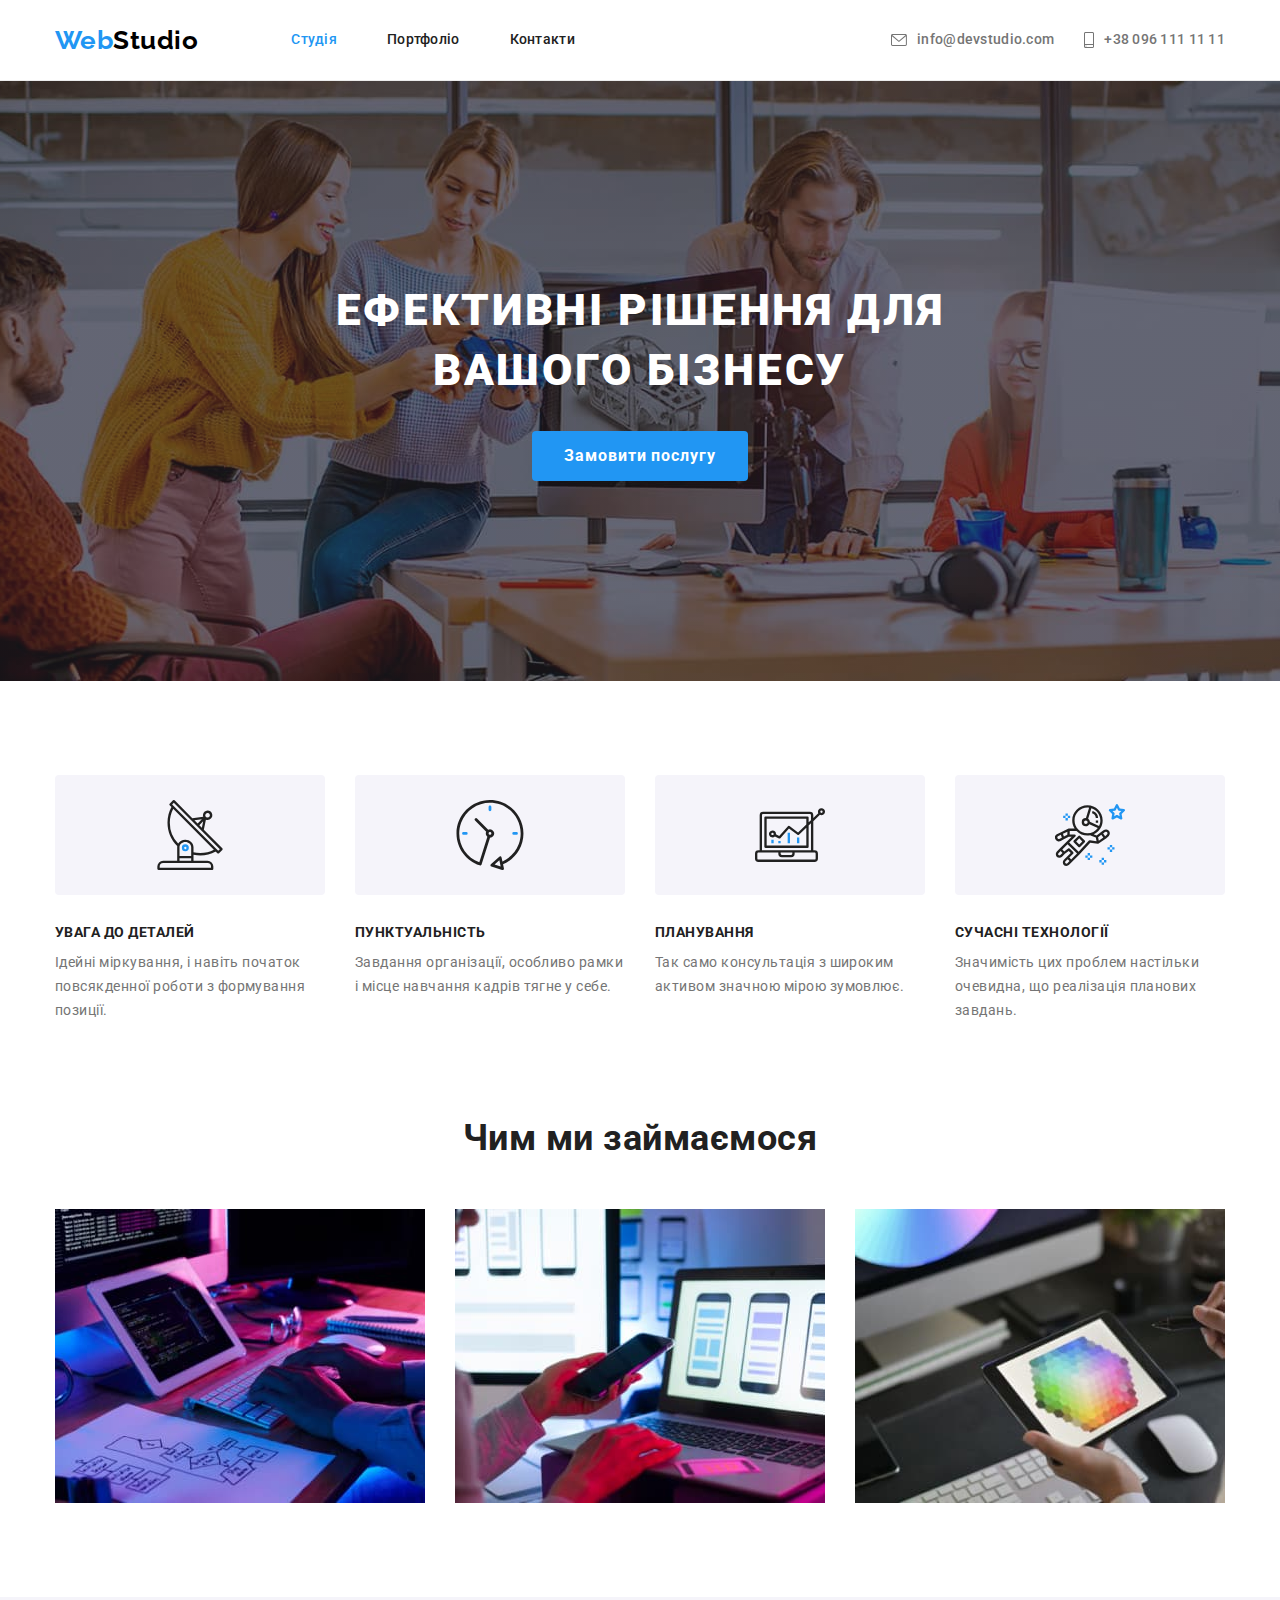
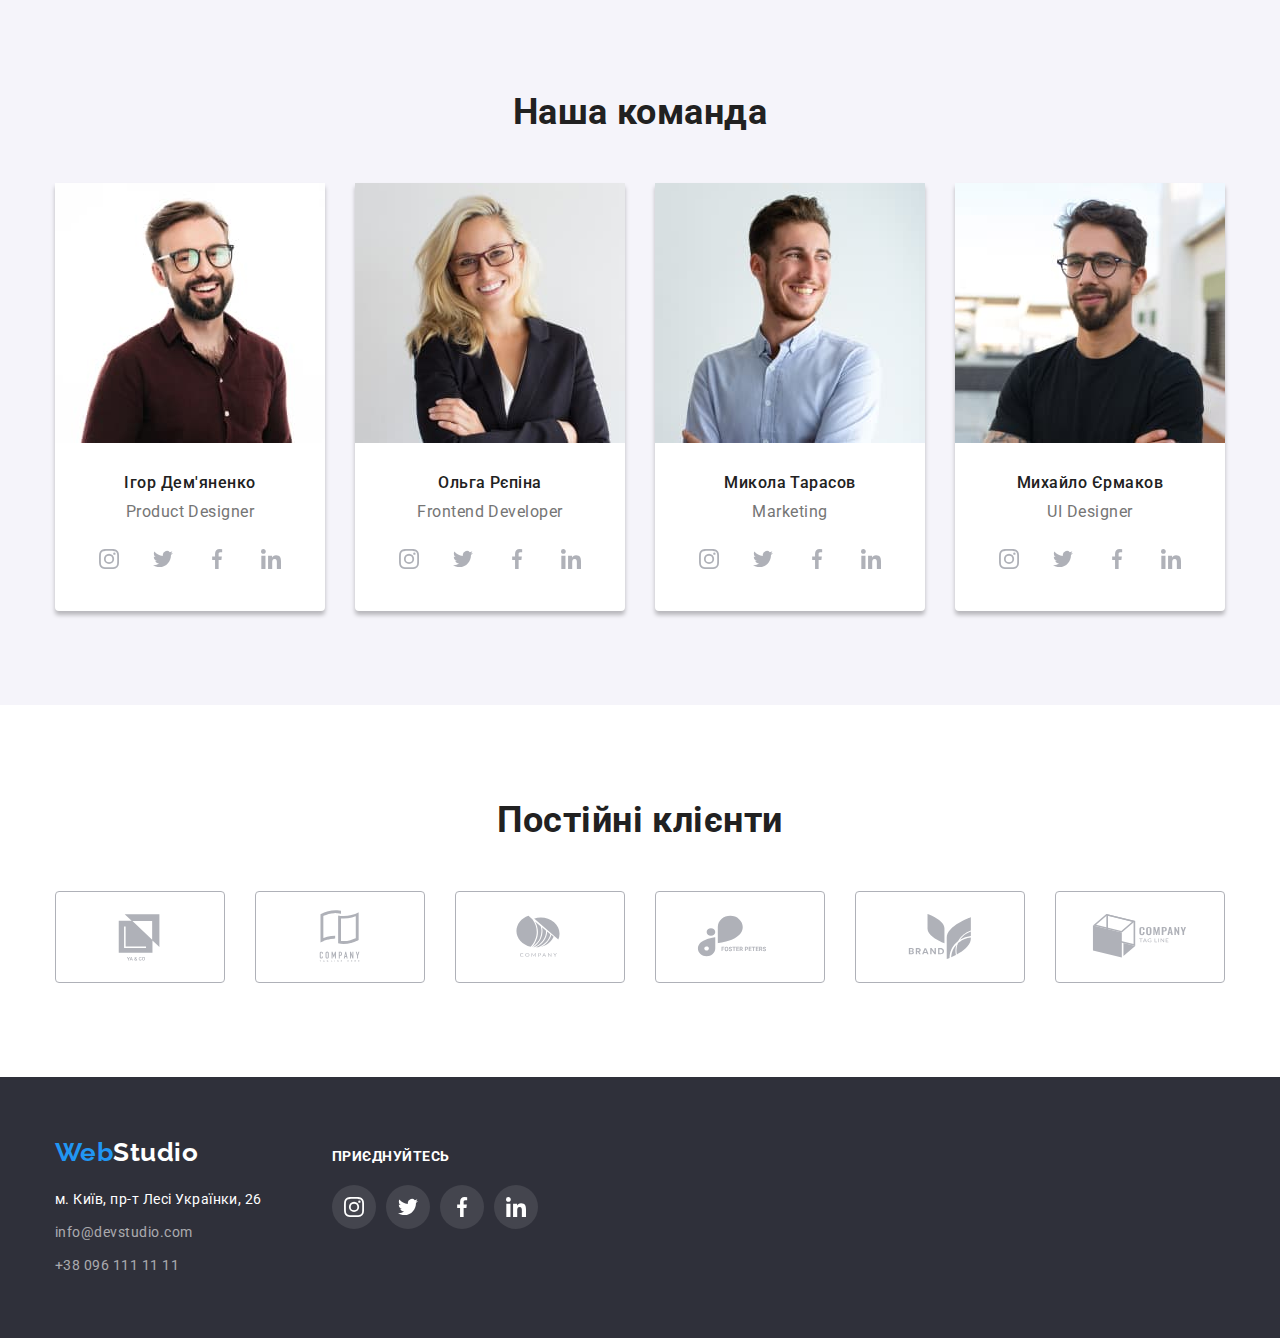
<file: index.html>
<!DOCTYPE html>
<html lang="uk">
  <head>
    <meta charset="UTF-8" />
    <meta http-equiv="X-UA-Compatible" content="IE=edge" />
    <meta name="viewport" content="width=device-width, initial-scale=1.0" />
    <title>WebStudio</title>
    <link rel="preconnect" href="https://fonts.googleapis.com" />
    <link rel="preconnect" href="https://fonts.gstatic.com" crossorigin />
    <link
      href="https://fonts.googleapis.com/css2?family=Raleway:wght@700&family=Roboto:wght@400;500;700;900&display=swap"
      rel="stylesheet"
    />
    <link
      rel="stylesheet"
      href="https://cdn.jsdelivr.net/npm/modern-normalize@1.1.0/modern-normalize.min.css"
    />
    <link rel="stylesheet" href="./css/styles.css" />
  </head>

  <body>
    <header class="page-header">
      <div class="container flex">
        <nav class="flex">
          <a href="./index.html" class="logo link logo-top"
            >Web<span class="logo-header">Studio</span></a
          >
          <ul class="site-nav list">
            <li class="item">
              <a href="./index.html" class="link current">Студія</a>
            </li>
            <li class="item">
              <a href="./portfolio.html" class="link">Портфоліо</a>
            </li>
            <li class="item"><a href="" class="link">Контакти</a></li>
          </ul>
        </nav>

        <ul class="auth-nav list">
          <li class="item">
            <a href="mailto:info@devstudio.com" class="link">
              <svg
                class="mail"
                lang="en"
                aria-label="envelope icon"
                width="16px"
                height="12px"
              >
                <use href="./images/icons.svg#icon-envelope"></use>
              </svg>
              info@devstudio.com</a
            >
          </li>
          <li class="item">
            <a href="tel:+380961111111" class="link">
              <svg
                class="phone"
                lang="en"
                aria-label="smartphone icon"
                width="10px"
                height="16px"
              >
                <use href="./images/icons.svg#icon-smartphone"></use>
              </svg>
              +38 096 111 11 11</a
            >
          </li>
        </ul>
      </div>
    </header>

    <main>
      <!-- Hero -->
      <section class="hero overlay">
        <div class="container">
          <h1 class="hero-title">
            Ефективні рішення для <br />
            вашого бізнесу
          </h1>
          <button type="button" class="btn studio">Замовити послугу</button>
        </div>
      </section>

      <!-- Наші переваги -->
      <section class="section top">
        <div class="container">
          <h2 class="visually-hidden">Наші переваги</h2>
          <ul class="advantage list">
            <li class="advantage-element">
              <div class="advantage-thumb">
                <svg
                  lang="en"
                  aria-label="antenna icon"
                  width="70px"
                  height="70px"
                >
                  <use href="./images/icons.svg#icon-antenna"></use>
                </svg>
              </div>
              <h3 class="advantage-title">Увага до деталей</h3>
              <p class="advantage-paragraph">
                Ідейні міркування, і навіть початок повсякденної роботи з
                формування позиції.
              </p>
            </li>

            <li class="advantage-element">
              <div class="advantage-thumb">
                <svg
                  lang="en"
                  aria-label="clock icon"
                  width="70px"
                  height="70px"
                >
                  <use href="./images/icons.svg#icon-clock"></use>
                </svg>
              </div>
              <h3 class="advantage-title">Пунктуальність</h3>
              <p class="advantage-paragraph">
                Завдання організації, особливо рамки і місце навчання кадрів
                тягне у себе.
              </p>
            </li>

            <li class="advantage-element">
              <div class="advantage-thumb">
                <svg
                  lang="en"
                  aria-label="diagram icon"
                  width="70px"
                  height="70px"
                >
                  <use href="./images/icons.svg#icon-diagram"></use>
                </svg>
              </div>
              <h3 class="advantage-title">Планування</h3>
              <p class="advantage-paragraph">
                Так само консультація з широким активом значною мірою зумовлює.
              </p>
            </li>

            <li class="advantage-element">
              <div class="advantage-thumb">
                <svg
                  lang="en"
                  aria-label="astronaut icon"
                  width="70px"
                  height="70px"
                >
                  <use href="./images/icons.svg#icon-astronaut"></use>
                </svg>
              </div>
              <h3 class="advantage-title">Сучасні технології</h3>
              <p class="advantage-paragraph">
                Значимість цих проблем настільки очевидна, що реалізація
                планових завдань.
              </p>
            </li>
          </ul>
        </div>
      </section>

      <!-- Чим ми займаємося -->
      <section class="section">
        <div class="container">
          <h2 class="section-title">Чим ми займаємося</h2>
          <ul class="list flex-container">
            <li class="flex-element">
              <img
                src="./images/box1.jpg"
                alt="Хтось друкує на клавіатурі"
                width="370"
                height="294"
              />
            </li>
            <li class="flex-element">
              <img
                src="./images/box2.jpg"
                alt="Людина з телефоном та ноутбуком"
                width="370"
                height="294"
              />
            </li>
            <li class="flex-element">
              <img
                src="./images/box3.jpg"
                alt="Планшет з різнокольоровим зображенням"
                width="370"
                height="294"
              />
            </li>
          </ul>
        </div>
      </section>

      <!-- Наша команда -->
      <section class="team section">
        <div class="container">
          <h2 class="section-title">Наша команда</h2>
          <ul class="list flex-team">
            <li class="flex-team-element">
              <img
                src="./images/our-team/img(1).jpg"
                alt="Фото Ігоря Дем'яненко"
                width="270"
                height="260"
                class="team-photo"
              />
              <div class="team-content">
                <h3 class="team-title">Ігор Дем'яненко</h3>
                <p lang="en" class="team-paragraph">Product Designer</p>
                <ul class="social-list">
                  <li class="social-list-item list">
                    <a href="" class="social-list-link">
                      <svg
                        lang="en"
                        aria-label="instagram icon"
                        width="20px"
                        height="20px"
                        class="social-list-icon"
                      >
                        <use href="./images/icons.svg#icon-instagram"></use>
                      </svg>
                    </a>
                  </li>
                  <li class="social-list-item list">
                    <a href="" class="social-list-link">
                      <svg
                        lang="en"
                        aria-label="twitter icon"
                        width="20px"
                        height="20px"
                        class="social-list-icon"
                      >
                        <use href="./images/icons.svg#icon-twitter"></use>
                      </svg>
                    </a>
                  </li>
                  <li class="social-list-item list">
                    <a href="" class="social-list-link">
                      <svg
                        lang="en"
                        aria-label="facebook icon"
                        width="20px"
                        height="20px"
                        class="social-list-icon"
                      >
                        <use href="./images/icons.svg#icon-facebook"></use>
                      </svg>
                    </a>
                  </li>
                  <li class="social-list-item list">
                    <a href="" class="social-list-link">
                      <svg
                        lang="en"
                        aria-label="linkedin icon"
                        width="20px"
                        height="20px"
                        class="social-list-icon"
                      >
                        <use href="./images/icons.svg#icon-linkedin"></use>
                      </svg>
                    </a>
                  </li>
                </ul>
              </div>
            </li>

            <li class="flex-team-element">
              <img
                src="./images/our-team/img(2).jpg"
                alt="Фото Ольги Рєпіної"
                width="270"
                height="260"
                class="team-photo"
              />
              <div class="team-content">
                <h3 class="team-title">Ольга Рєпіна</h3>
                <p lang="en" class="team-paragraph">Frontend Developer</p>
                <ul class="social-list">
                  <li class="social-list-item list">
                    <a href="" class="social-list-link">
                      <svg
                        lang="en"
                        aria-label="instagram icon"
                        width="20px"
                        height="20px"
                        class="social-list-icon"
                      >
                        <use href="./images/icons.svg#icon-instagram"></use>
                      </svg>
                    </a>
                  </li>
                  <li class="social-list-item list">
                    <a href="" class="social-list-link">
                      <svg
                        lang="en"
                        aria-label="twitter icon"
                        width="20px"
                        height="20px"
                        class="social-list-icon"
                      >
                        <use href="./images/icons.svg#icon-twitter"></use>
                      </svg>
                    </a>
                  </li>
                  <li class="social-list-item list">
                    <a href="" class="social-list-link">
                      <svg
                        lang="en"
                        aria-label="facebook icon"
                        width="20px"
                        height="20px"
                        class="social-list-icon"
                      >
                        <use href="./images/icons.svg#icon-facebook"></use>
                      </svg>
                    </a>
                  </li>
                  <li class="social-list-item list">
                    <a href="" class="social-list-link">
                      <svg
                        lang="en"
                        aria-label="linkedin icon"
                        width="20px"
                        height="20px"
                        class="social-list-icon"
                      >
                        <use href="./images/icons.svg#icon-linkedin"></use>
                      </svg>
                    </a>
                  </li>
                </ul>
              </div>
            </li>

            <li class="flex-team-element">
              <img
                src="./images/our-team/img(3).jpg"
                alt="Фото Миколи Тарасова"
                width="270"
                height="260"
                class="team-photo"
              />
              <div class="team-content">
                <h3 class="team-title">Микола Тарасов</h3>
                <p lang="en" class="team-paragraph">Marketing</p>
                <ul class="social-list">
                  <li class="social-list-item list">
                    <a href="" class="social-list-link">
                      <svg
                        lang="en"
                        aria-label="instagram icon"
                        width="20px"
                        height="20px"
                        class="social-list-icon"
                      >
                        <use href="./images/icons.svg#icon-instagram"></use>
                      </svg>
                    </a>
                  </li>
                  <li class="social-list-item list">
                    <a href="" class="social-list-link">
                      <svg
                        lang="en"
                        aria-label="twitter icon"
                        width="20px"
                        height="20px"
                        class="social-list-icon"
                      >
                        <use href="./images/icons.svg#icon-twitter"></use>
                      </svg>
                    </a>
                  </li>
                  <li class="social-list-item list">
                    <a href="" class="social-list-link">
                      <svg
                        lang="en"
                        aria-label="facebook icon"
                        width="20px"
                        height="20px"
                        class="social-list-icon"
                      >
                        <use href="./images/icons.svg#icon-facebook"></use>
                      </svg>
                    </a>
                  </li>
                  <li class="social-list-item list">
                    <a href="" class="social-list-link">
                      <svg
                        lang="en"
                        aria-label="linkedin icon"
                        width="20px"
                        height="20px"
                        class="social-list-icon"
                      >
                        <use href="./images/icons.svg#icon-linkedin"></use>
                      </svg>
                    </a>
                  </li>
                </ul>
              </div>
            </li>

            <li class="flex-team-element">
              <img
                src="./images/our-team/img(4).jpg"
                alt="Фото Михайла Єрмакова"
                width="270"
                height="260"
                class="team-photo"
              />
              <div class="team-content">
                <h3 class="team-title">Михайло Єрмаков</h3>
                <p lang="en" class="team-paragraph">UI Designer</p>
                <ul class="social-list">
                  <li class="social-list-item list">
                    <a href="" class="social-list-link">
                      <svg
                        lang="en"
                        aria-label="instagram icon"
                        width="20px"
                        height="20px"
                        class="social-list-icon"
                      >
                        <use href="./images/icons.svg#icon-instagram"></use>
                      </svg>
                    </a>
                  </li>
                  <li class="social-list-item list">
                    <a href="" class="social-list-link">
                      <svg
                        lang="en"
                        aria-label="twitter icon"
                        width="20px"
                        height="20px"
                        class="social-list-icon"
                      >
                        <use href="./images/icons.svg#icon-twitter"></use>
                      </svg>
                    </a>
                  </li>
                  <li class="social-list-item list">
                    <a href="" class="social-list-link">
                      <svg
                        lang="en"
                        aria-label="facebook icon"
                        width="20px"
                        height="20px"
                        class="social-list-icon"
                      >
                        <use href="./images/icons.svg#icon-facebook"></use>
                      </svg>
                    </a>
                  </li>
                  <li class="social-list-item list">
                    <a href="" class="social-list-link">
                      <svg
                        lang="en"
                        aria-label="linkedin icon"
                        width="20px"
                        height="20px"
                        class="social-list-icon"
                      >
                        <use href="./images/icons.svg#icon-linkedin"></use>
                      </svg>
                    </a>
                  </li>
                </ul>
              </div>
            </li>
          </ul>
        </div>
      </section>

      <!-- Постійні клієнти -->
      <section class="section top">
        <div class="container">
          <h2 class="section-title">Постійні клієнти</h2>
          <ul class="client">
            <li class="client-item list">
              <a href="" class="client-link">
                <svg
                  lang="en"
                  aria-label="client1 icon"
                  width="106px"
                  height="60px"
                  class="client-icon"
                >
                  <use href="./images/icons.svg#icon-client1"></use>
                </svg>
              </a>
            </li>

            <li class="client-item list">
              <a href="" class="client-link">
                <svg
                  lang="en"
                  aria-label="client2 icon"
                  width="106px"
                  height="60px"
                  class="client-icon"
                >
                  <use href="./images/icons.svg#icon-client2"></use>
                </svg>
              </a>
            </li>

            <li class="client-item list">
              <a href="" class="client-link">
                <svg
                  lang="en"
                  aria-label="client3 icon"
                  width="106px"
                  height="60px"
                  class="client-icon"
                >
                  <use href="./images/icons.svg#icon-client3"></use>
                </svg>
              </a>
            </li>

            <li class="client-item list">
              <a href="" class="client-link">
                <svg
                  lang="en"
                  aria-label="client4 icon"
                  width="106px"
                  height="60px"
                  class="client-icon"
                >
                  <use href="./images/icons.svg#icon-client4"></use>
                </svg>
              </a>
            </li>

            <li class="client-item list">
              <a href="" class="client-link">
                <svg
                  lang="en"
                  aria-label="client5 icon"
                  width="106px"
                  height="60px"
                  class="client-icon"
                >
                  <use href="./images/icons.svg#icon-client5"></use>
                </svg>
              </a>
            </li>

            <li class="client-item list">
              <a href="" class="client-link">
                <svg
                  lang="en"
                  aria-label="client6 icon"
                  width="106px"
                  height="60px"
                  class="client-icon"
                >
                  <use href="./images/icons.svg#icon-client6"></use>
                </svg>
              </a>
            </li>
          </ul>
        </div>
      </section>
    </main>

    <footer class="footer">
      <div class="container footer-flex">
        <div>
          <a href="./index.html" class="logo link logo-bottom"
            >Web<span class="logo-footer">Studio</span></a
          >

          <address>
            <ul class="list">
              <li class="footer-contacts">
                <a
                  href="https://goo.gl/maps/CPtrU1FHBa2aNyZL9"
                  target="_blank"
                  rel="noopener noreferrer nofollow"
                  class="adress link"
                  >м. Київ, пр-т Лесі Українки, 26</a
                >
              </li>
              <li class="footer-contacts">
                <a href="mailto:info@devstudio.com" class="link contacts"
                  >info@devstudio.com</a
                >
              </li>
              <li class="footer-contacts">
                <a href="tel:+380961111111" class="link contacts"
                  >+38 096 111 11 11</a
                >
              </li>
            </ul>
          </address>
        </div>

        <div class="join">
          <h3 class="join-title">Приєднуйтесь</h3>
          <ul class="social-list">
            <li class="social-list-item list">
              <a href="" class="social-list-link">
                <svg
                  lang="en"
                  aria-label="instagram icon"
                  width="20px"
                  height="20px"
                  class="social-list-icon"
                >
                  <use href="./images/icons.svg#icon-instagram"></use>
                </svg>
              </a>
            </li>
            <li class="social-list-item list">
              <a href="" class="social-list-link">
                <svg
                  lang="en"
                  aria-label="twitter icon"
                  width="20px"
                  height="20px"
                  class="social-list-icon"
                >
                  <use href="./images/icons.svg#icon-twitter"></use>
                </svg>
              </a>
            </li>
            <li class="social-list-item list">
              <a href="" class="social-list-link">
                <svg
                  lang="en"
                  aria-label="facebook icon"
                  width="20px"
                  height="20px"
                  class="social-list-icon"
                >
                  <use href="./images/icons.svg#icon-facebook"></use>
                </svg>
              </a>
            </li>
            <li class="social-list-item list">
              <a href="" class="social-list-link">
                <svg
                  lang="en"
                  aria-label="linkedin icon"
                  width="20px"
                  height="20px"
                  class="social-list-icon"
                >
                  <use href="./images/icons.svg#icon-linkedin"></use>
                </svg>
              </a>
            </li>
          </ul>
        </div>
      </div>
    </footer>
  </body>
</html>
</file>
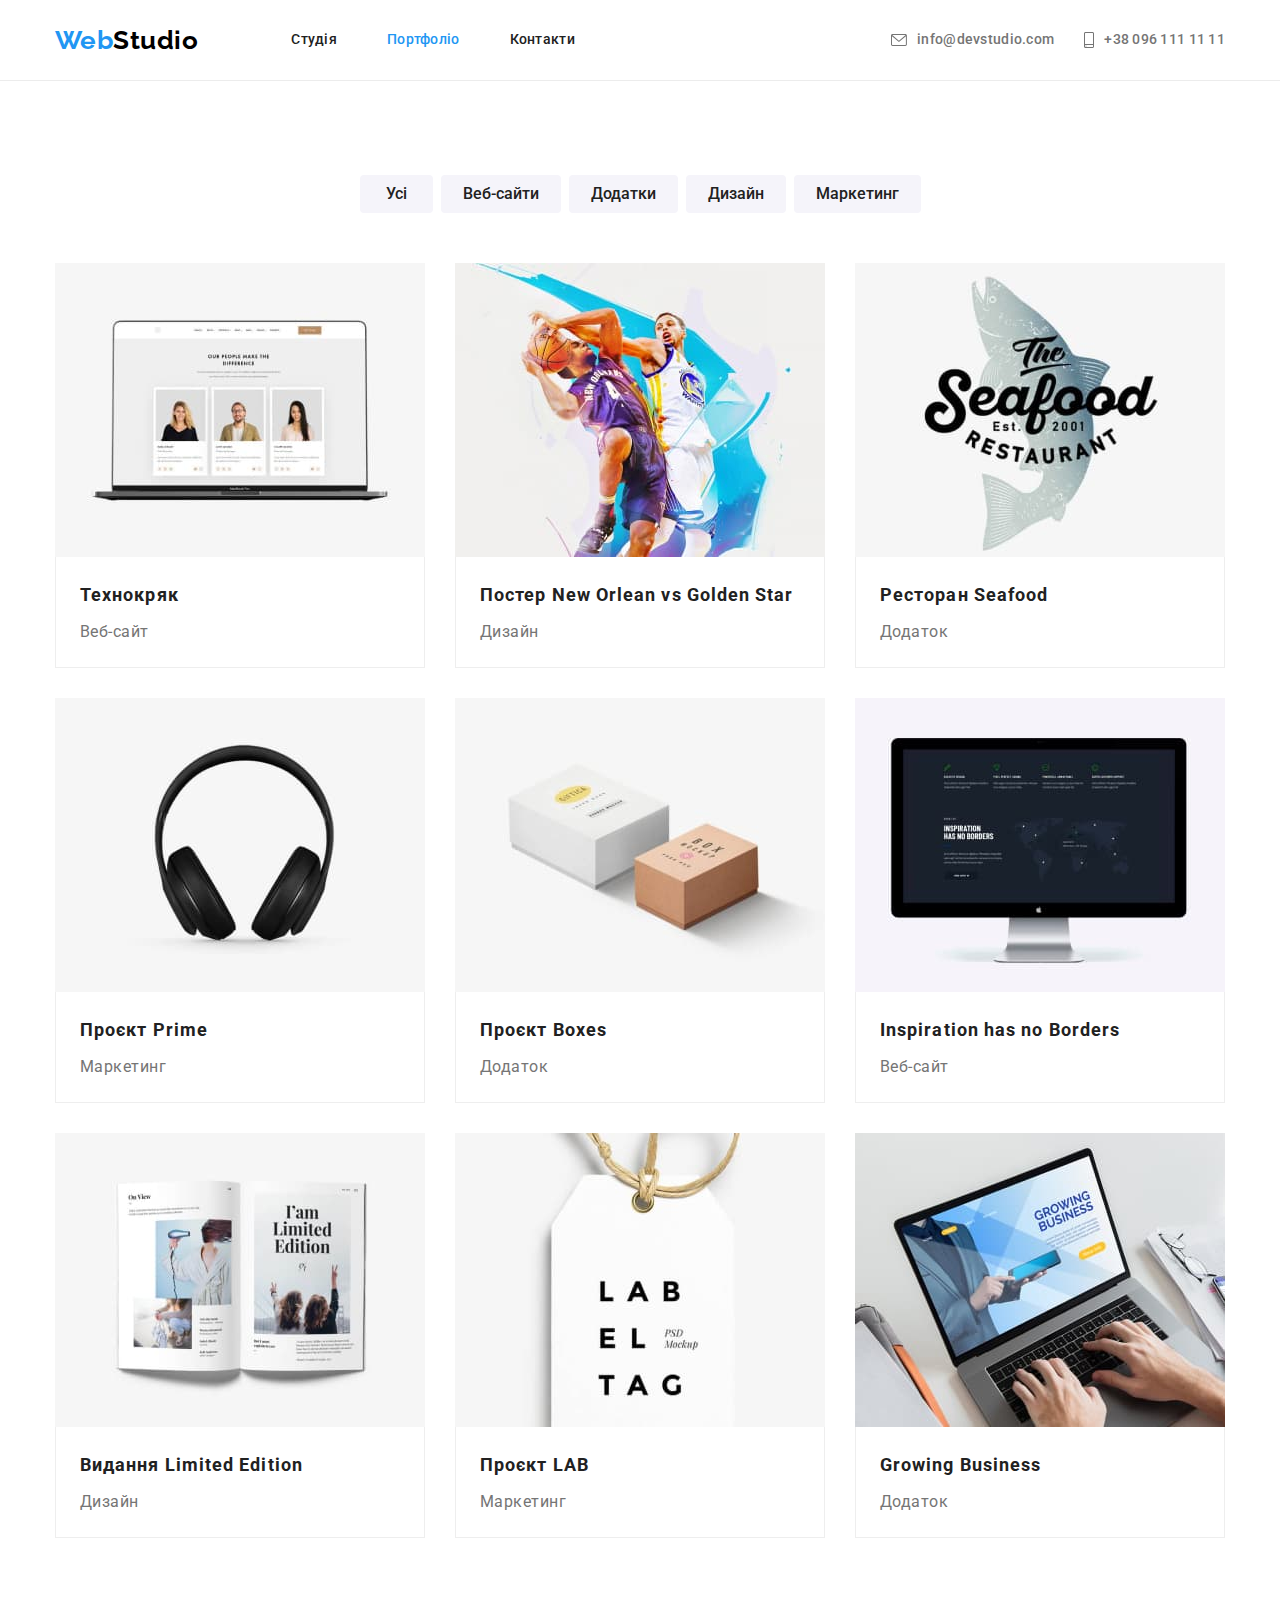
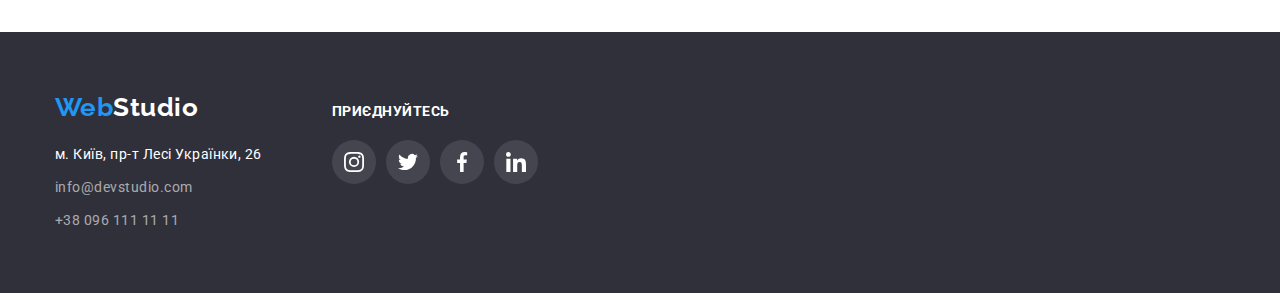
<file: portfolio.html>
<!DOCTYPE html>
<html lang="uk">
  <head>
    <meta charset="UTF-8" />
    <meta http-equiv="X-UA-Compatible" content="IE=edge" />
    <meta name="viewport" content="width=device-width, initial-scale=1.0" />
    <title>Portfolio</title>
    <link rel="preconnect" href="https://fonts.googleapis.com" />
    <link rel="preconnect" href="https://fonts.gstatic.com" crossorigin />
    <link
      href="https://fonts.googleapis.com/css2?family=Raleway:wght@700&family=Roboto:wght@400;500;700&display=swap"
      rel="stylesheet"
    />
    <link
      rel="stylesheet"
      href="https://cdn.jsdelivr.net/npm/modern-normalize@1.1.0/modern-normalize.min.css"
    />
    <link rel="stylesheet" href="./css/styles.css" />
  </head>

  <body>
    <header class="page-header">
      <div class="container flex">
        <nav class="flex">
          <a href="./index.html" class="logo link logo-top"
            >Web<span class="logo-header">Studio</span></a
          >
          <ul class="site-nav list">
            <li class="item"><a href="./index.html" class="link">Студія</a></li>
            <li class="item">
              <a href="./portfolio.html" class="link current">Портфоліо</a>
            </li>
            <li class="item"><a href="" class="link">Контакти</a></li>
          </ul>
        </nav>

        <ul class="auth-nav list">
          <li class="item">
            <a href="mailto:info@devstudio.com" class="link">
              <svg
                class="mail"
                lang="en"
                aria-label="envelope icon"
                width="16px"
                height="12px"
              >
                <use href="./images/icons.svg#icon-envelope"></use>
              </svg>
              info@devstudio.com</a
            >
          </li>
          <li class="item">
            <a href="tel:+380961111111" class="link">
              <svg
                class="phone"
                lang="en"
                aria-label="smartphone icon"
                width="10px"
                height="16px"
              >
                <use href="./images/icons.svg#icon-smartphone"></use>
              </svg>
              +38 096 111 11 11</a
            >
          </li>
        </ul>
      </div>
    </header>

    <main>
      <section class="section top">
        <div class="container">
          <h1 class="visually-hidden">Портфоліо</h1>
          <ul class="list flex-button">
            <li class="flex-button-item">
              <button type="button" class="btn portfolio">Усі</button>
            </li>
            <li class="flex-button-item">
              <button type="button" class="btn portfolio">Веб-сайти</button>
            </li>
            <li class="flex-button-item">
              <button type="button" class="btn portfolio">Додатки</button>
            </li>
            <li class="flex-button-item">
              <button type="button" class="btn portfolio">Дизайн</button>
            </li>
            <li class="flex-button-item">
              <button type="button" class="btn portfolio">Маркетинг</button>
            </li>
          </ul>

          <ul class="examples list flex-container">
            <li class="flex-element">
              <a href="" class="examples-link link"
                ><img
                  src="./images/portfolio/portfolio1.jpg"
                  alt="Ноутбук с завантаженим сайтом"
                  width="370"
                  height="294"
                  class="examples-photo"
                />
                <div class="elements-border">
                  <h2 class="examples-title">Технокряк</h2>
                  <p class="examples-paragraph">Веб-сайт</p>
                </div>
              </a>
            </li>

            <li class="flex-element">
              <a href="" class="examples-link link"
                ><img
                  src="./images/portfolio/portfolio2.jpg"
                  alt="Двое чоловіків грають у баскетбол"
                  width="370"
                  height="294"
                  class="examples-photo"
                />
                <div class="elements-border">
                  <h2 class="examples-title">
                    Постер New Orlean vs Golden Star
                  </h2>
                  <p class="examples-paragraph">Дизайн</p>
                </div>
              </a>
            </li>

            <li class="flex-element">
              <a href="" class="examples-link link">
                <img
                  src="./images/portfolio/portfolio3.jpg"
                  alt="Логотип ресторану Seafood"
                  width="370"
                  height="294"
                  class="examples-photo"
                />
                <div class="elements-border">
                  <h2 class="examples-title">Ресторан Seafood</h2>
                  <p class="examples-paragraph">Додаток</p>
                </div>
              </a>
            </li>

            <li class="flex-element">
              <a href="" class="examples-link link"
                ><img
                  src="./images/portfolio/portfolio4.jpg"
                  alt="Навушники"
                  width="370"
                  height="294"
                  class="examples-photo"
                />
                <div class="elements-border">
                  <h2 class="examples-title">Проєкт Prime</h2>
                  <p class="examples-paragraph">Маркетинг</p>
                </div>
              </a>
            </li>

            <li class="flex-element">
              <a href="" class="examples-link link"
                ><img
                  src="./images/portfolio/portfolio5.jpg"
                  alt="Дві коробки: біла та коричнева"
                  width="370"
                  height="294"
                  class="examples-photo"
                />
                <div class="elements-border">
                  <h2 class="examples-title">Проєкт Boxes</h2>
                  <p class="examples-paragraph">Додаток</p>
                </div>
              </a>
            </li>

            <li class="flex-element">
              <a href="" class="examples-link link"
                ><img
                  src="./images/portfolio/portfolio6.jpg"
                  alt="Монітор с завантаженим сайтом"
                  width="370"
                  height="294"
                  class="examples-photo"
                />
                <div class="elements-border">
                  <h2 class="examples-title">Inspiration has no Borders</h2>
                  <p class="examples-paragraph">Веб-сайт</p>
                </div>
              </a>
            </li>

            <li class="flex-element">
              <a href="" class="examples-link link">
                <img
                  src="./images/portfolio/portfolio7.jpg"
                  alt="Розгорнутий журнал Limited Edition"
                  width="370"
                  height="294"
                  class="examples-photo"
                />
                <div class="elements-border">
                  <h2 class="examples-title">Видання Limited Edition</h2>
                  <p class="examples-paragraph">Дизайн</p>
                </div>
              </a>
            </li>

            <li class="flex-element">
              <a href="" class="examples-link link">
                <img
                  src="./images/portfolio/portfolio8.jpg"
                  alt="Ярлик"
                  width="370"
                  height="294"
                  class="examples-photo"
                />
                <div class="elements-border">
                  <h2 class="examples-title">Проєкт LAB</h2>
                  <p class="examples-paragraph">Маркетинг</p>
                </div>
              </a>
            </li>

            <li class="flex-element">
              <a href="" class="examples-link link">
                <img
                  src="./images/portfolio/portfolio9.jpg"
                  alt="Хтось друкує на ноутбуці"
                  width="370"
                  height="294"
                  class="examples-photo"
                />
                <div class="elements-border">
                  <h2 class="examples-title">Growing Business</h2>
                  <p class="examples-paragraph">Додаток</p>
                </div>
              </a>
            </li>
          </ul>
        </div>
      </section>
    </main>

    <footer class="footer">
      <div class="container footer-flex">
        <div>
          <a href="./index.html" class="logo link logo-bottom"
            >Web<span class="logo-footer">Studio</span></a
          >

          <address>
            <ul class="list">
              <li class="footer-contacts">
                <a
                  href="https://goo.gl/maps/CPtrU1FHBa2aNyZL9"
                  target="_blank"
                  rel="noopener noreferrer nofollow"
                  class="adress link"
                  >м. Київ, пр-т Лесі Українки, 26</a
                >
              </li>
              <li class="footer-contacts">
                <a href="mailto:info@devstudio.com" class="link contacts"
                  >info@devstudio.com</a
                >
              </li>
              <li class="footer-contacts">
                <a href="tel:+380961111111" class="link contacts"
                  >+38 096 111 11 11</a
                >
              </li>
            </ul>
          </address>
        </div>

        <div class="join">
          <h3 class="join-title">Приєднуйтесь</h3>
          <ul class="social-list">
            <li class="social-list-item list">
              <a href="" class="social-list-link">
                <svg
                  lang="en"
                  aria-label="instagram icon"
                  width="20px"
                  height="20px"
                  class="social-list-icon"
                >
                  <use href="./images/icons.svg#icon-instagram"></use>
                </svg>
              </a>
            </li>
            <li class="social-list-item list">
              <a href="" class="social-list-link">
                <svg
                  lang="en"
                  aria-label="twitter icon"
                  width="20px"
                  height="20px"
                  class="social-list-icon"
                >
                  <use href="./images/icons.svg#icon-twitter"></use>
                </svg>
              </a>
            </li>
            <li class="social-list-item list">
              <a href="" class="social-list-link">
                <svg
                  lang="en"
                  aria-label="facebook icon"
                  width="20px"
                  height="20px"
                  class="social-list-icon"
                >
                  <use href="./images/icons.svg#icon-facebook"></use>
                </svg>
              </a>
            </li>
            <li class="social-list-item list">
              <a href="" class="social-list-link">
                <svg
                  lang="en"
                  aria-label="linkedin icon"
                  width="20px"
                  height="20px"
                  class="social-list-icon"
                >
                  <use href="./images/icons.svg#icon-linkedin"></use>
                </svg>
              </a>
            </li>
          </ul>
        </div>
      </div>
    </footer>
  </body>
</html>
</file>
<file: css/styles.css>
:root {
  --main-text-color: #212121;
  --secondary-text-color: #757575;
  --accent-blue: #2196f3;
  --accent-white: #ffffff;
  --bgc-footer: #2f303a;
  --bgc-hero: #c4c4c4;
  --text-color-contacts: rgba(255, 255, 255, 0.6);
  --bgc-team-btn-portfolio: #f5f4fa;
  --text-color-logo-header: #000000;
  --btn-active: #188ce8;
  --header-border: #ececec;
  --portfolio-element-border: #eeeeee;
  --social-link-color: #afb1b8;
  --social-link-bgc-footer: rgba(255, 255, 255, 0.1);
  --box-shadow: rgba(0, 0, 0, 0.25);
}

body {
  color: var(--main-text-color);
  background-color: var(--accent-white);
  font-family: roboto, sans-serif;
  letter-spacing: 0.03em;
}

img {
  display: block;
  max-width: 100%;
  height: auto;
}

html {
  box-sizing: border-box;
}

*,
*::before,
*::after {
  box-sizing: inherit;
}

h1,
h2,
h3,
p {
  margin-top: 0;
  margin-bottom: 0;
}

ul {
  margin-top: 0;
  margin-bottom: 0;
  padding-left: 0;
}

.container {
  width: 1200px;
  padding-left: 15px;
  padding-right: 15px;
  margin-left: auto;
  margin-right: auto;
}

.list {
  list-style: none;
}

.link {
  text-decoration: none;
  display: block;
}

/*  ================= PAGE HEADER =================  */
.page-header {
  background-color: var(--accent-white);
  border-bottom: 1px solid var(--header-border);
}

.flex {
  display: flex;
  align-items: center;
}

.logo {
  color: var(--accent-blue);
  font-family: raleway, sans-serif;
  font-weight: 700;
  font-size: 26px;
  line-height: 1.19;
}

.logo-top {
  margin-right: 93px;
}

.logo-header {
  color: var(--text-color-logo-header);
}

/*  ================== SITE NAV ==================  */
.site-nav {
  display: flex;
}

.site-nav .item:not(:last-child) {
  margin-right: 50px;
}

.site-nav .link {
  display: block;
  padding-top: 32px;
  padding-bottom: 32px;

  color: var(--main-text-color);
  font-weight: 500;
  font-size: 14px;
  line-height: 1.14;
  letter-spacing: 0.02em;
}

.site-nav .current {
  color: var(--accent-blue);
}

.site-nav .link:hover,
.site-nav .link:focus {
  color: var(--accent-blue);
}

.auth-nav {
  display: flex;
  margin-left: auto;
  align-items: center;
}

.auth-nav .item.item:not(:last-child) {
  margin-right: 30px;
}

.auth-nav .link {
  display: flex;
  justify-content: center;
  align-items: center;
  padding-top: 32px;
  padding-bottom: 32px;

  color: var(--secondary-text-color);
  font-weight: 500;
  font-size: 14px;
  line-height: 1.14;
  letter-spacing: 0.02em;
}

.auth-nav .link:hover,
.auth-nav .link:focus {
  color: var(--accent-blue);
}

.mail,
.phone {
  fill: currentColor;
  margin-right: 10px;
}

/* ==================== HERO ==================== */

.hero {
  text-align: center;
  padding-top: 200px;
  padding-bottom: 200px;
}

.hero-title {
  color: var(--accent-white);
  font-weight: 900;
  font-size: 44px;
  line-height: 1.36;
  letter-spacing: 0.06em;
  text-transform: uppercase;
  margin-bottom: 30px;
}

.overlay {
  max-width: 1600px;
  height: 600px;
  margin-left: auto;
  margin-right: auto;
  background-image: linear-gradient(
      rgba(47, 48, 58, 0.4),
      rgba(47, 48, 58, 0.4)
    ),
    url(../images/hero.jpg);
  background-repeat: no-repeat;
  background-position: center;
  background-size: cover;
  background-color: var(--bgc-hero);
}

/* ==================== BUTTON ==================== */
.btn {
  color: var(--main-text-color);
  background-color: var(--accent-white);
  cursor: pointer;
  border-radius: 4px;
  border: none;
  display: inline-block;
}

.btn.studio {
  color: var(--accent-white);
  background-color: var(--accent-blue);
  font-weight: 700;
  font-size: 16px;
  line-height: 1.88;
  letter-spacing: 0.06em;
  padding: 10px 32px;
  min-width: 216px;
}

.btn.studio:hover,
.btn.studio:focus {
  color: var(--accent-white);
  background-color: var(--btn-active);
}

.btn.portfolio {
  color: var(--main-text-color);
  background-color: var(--bgc-team-btn-portfolio);
  font-weight: 500;
  font-size: 16px;
  line-height: 1.63;
  padding: 6px 22px;
  min-width: 73px;
}

.btn.portfolio:hover,
.btn.portfolio:focus {
  color: var(--accent-white);
  background-color: var(--accent-blue);
  box-shadow: 0px 4px 4px var(--box-shadow);
}

.flex-button {
  display: flex;
  justify-content: center;
  margin-bottom: 50px;
}

.flex-button-item {
  margin-right: 8px;
}

.flex-button-item:last-child {
  margin-right: 0;
}

/* =================== SECTION ===================  */
.section {
  padding-bottom: 94px;
}

.section.top {
  padding-top: 94px;
}
.section-title {
  color: var(--main-text-color);
  font-weight: 700;
  font-size: 36px;
  line-height: 1.17;
  text-align: center;
  margin-bottom: 50px;
}

/* ================== ADVANTAGES ================== */

.advantage {
  display: flex;
}

.advantage-element {
  width: 270px;
  margin-right: 30px;
}

.advantage-element:last-child {
  margin-right: 0;
}

.advantage-title {
  font-weight: 700;
  font-size: 14px;
  line-height: 1.14;
  text-transform: uppercase;
  margin-bottom: 10px;
}

.advantage-paragraph {
  color: var(--secondary-text-color);
  font-size: 14px;
  line-height: 1.71;
}

.advantage-thumb {
  display: flex;
  align-items: center;
  justify-content: center;
  width: 270px;
  height: 120px;
  border-radius: 4px;
  background-color: var(--bgc-team-btn-portfolio);
  margin-bottom: 30px;
}

.flex-container {
  display: flex;
  flex-wrap: wrap;
}

.flex-element {
  width: 370px;
  margin-right: 30px;
  margin-bottom: 30px;
}

.flex-element:nth-child(3n) {
  margin-right: 0;
}

.flex-element:nth-last-child(-n + 3) {
  margin-bottom: 0;
}

.team-content {
  padding: 30px 0;
  text-align: center;
}

.team-title {
  color: var(--main-text-color);
  font-weight: 500;
  font-size: 16px;
  line-height: 1.19;
  margin-bottom: 10px;
}

.team-paragraph {
  color: var(--secondary-text-color);
  font-size: 16px;
  line-height: 1.19;
  margin-bottom: 16px;
}

.section.team {
  background-color: var(--bgc-team-btn-portfolio);
  padding-top: 94px;
}

.flex-team {
  display: flex;
}

.flex-team-element {
  width: 270px;
  margin-right: 30px;
  background-color: var(--accent-white);
  border-radius: 0px 0px 4px 4px;
  box-shadow: 0px 4px 4px var(--box-shadow);
}

.flex-team-element:last-child {
  margin-right: 0;
}

/* ==================EXAMPLES================ */

.examples-link:hover,
.examples-link:focus {
  box-shadow: 0px 4px 4px var(--box-shadow);
}

.examples-title {
  color: var(--main-text-color);
  font-weight: 700;
  font-size: 18px;
  line-height: 2;
  letter-spacing: 0.06em;
  margin-bottom: 4px;
}

.examples-paragraph {
  color: var(--secondary-text-color);
  font-size: 16px;
  line-height: 1.88;
}

.social-list {
  display: flex;
  justify-content: center;
  column-gap: 10px;
}

.social-list-link {
  display: flex;
  align-items: center;
  justify-content: center;
  width: 44px;
  height: 44px;
  border-radius: 50%;
  background-color: var(--accent-white);
  color: var(--social-link-color);
}

.social-list-link:hover,
.social-list-link:focus,
.join .social-list-link:hover,
.join .social-list-link:focus {
  color: var(--accent-white);
  background-color: var(--accent-blue);
}

.join .social-list-link {
  color: var(--accent-white);
  background-color: var(--social-link-bgc-footer);
}

.social-list-icon {
  fill: currentColor;
}

.elements-border {
  border: 1px solid var(--portfolio-element-border);
  border-top: 0;
  padding: 20px 24px;
}

/* ==================== CLIENT ==================== */

.client {
  display: flex;
  justify-content: center;
  column-gap: 30px;
}

.client-link {
  display: flex;
  align-items: center;
  justify-content: center;
  width: 170px;
  height: 92px;
  border: 1px solid var(--social-link-color);
  color: var(--social-link-color);
  border-radius: 4px;
}

.client-link:hover,
.client-link:focus {
  color: var(--accent-blue);
  border: 1px solid var(--accent-blue);
}

.client-icon {
  fill: currentColor;
}

.visually-hidden {
  position: absolute;
  white-space: nowrap;
  width: 1px;
  height: 1px;
  overflow: hidden;
  border: 0;
  padding: 0;
  clip: rect(0 0 0 0);
  clip-path: inset(50%);
  margin: -1px;
}

/* ==================== FOOTER ==================== */

.logo-footer {
  color: var(--accent-white);
}

.logo-bottom {
  margin-bottom: 20px;
}

.footer {
  background-color: var(--bgc-footer);
  padding-top: 60px;
  padding-bottom: 60px;
}

.footer-contacts:not(:last-child) {
  margin-bottom: 9px;
}

.adress {
  color: var(--accent-white);
  font-size: 14px;
  line-height: 1.71;
  font-style: normal;
}

.adress:hover,
.adress:focus {
  color: var(--accent-blue);
}

.contacts {
  color: var(--text-color-contacts);
  font-size: 14px;
  line-height: 1.71;
  font-style: normal;
}

.contacts:hover,
.contacts:focus {
  color: var(--accent-blue);
}

.join {
  width: 206px;
  height: 80px;
  margin-left: 70px;
}

.join-title {
  font-weight: 700;
  font-size: 14px;
  line-height: 1.14;
  text-transform: uppercase;
  color: var(--accent-white);
  margin-bottom: 20px;
}

.footer-flex {
  display: flex;
  align-items: baseline;
}
</file>
